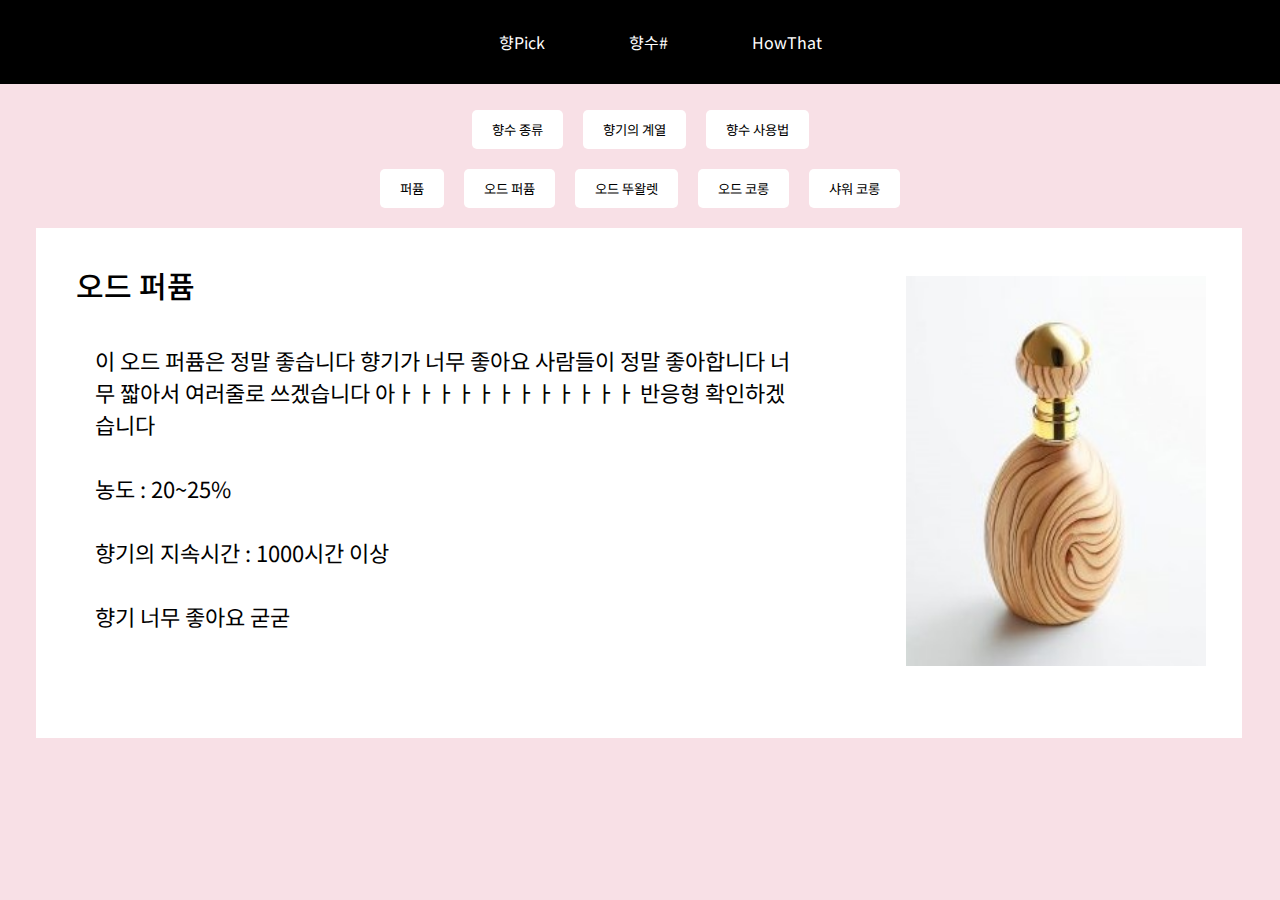
<file: file/button1.html>
<!DOCTYPE html>
<html>

<head>
  <title>오드 퍼퓸</title>
  <link rel="stylesheet" href="CSS/footer.css" />
  <link rel="stylesheet" href="CSS/header.css" />
  <link rel="stylesheet" href="CSS/main.css" />
  <link rel="preconnect" href="https://fonts.googleapis.com">
  <link rel="preconnect" href="https://fonts.gstatic.com" crossorigin>
  <link
    href="https://fonts.googleapis.com/css2?family=Hahmlet:wght@200;400;700&family=Noto+Sans+KR:wght@300;400;500&display=swap"
    rel="stylesheet">

  <style>
    * {
      position: relative;
      font-family: 'Hahmlet', serif;
      font-family: 'Noto Sans KR', sans-serif;
    }

    .rectangle {
      position: relative;
      display: flex;
    }
  </style>

  <script>
    // 첫번째 줄 버튼 기능
    function showButtons(buttonNumber) {
      var firstRow = document.getElementById("first-row");
      var secondRow = document.getElementById("second-row");
      var thirdRow = document.getElementById("third-row");

      if (buttonNumber === 1) {
        firstRow.classList.remove("hidden");
        secondRow.classList.add("hidden");
        thirdRow.classList.add("hidden");
      } else if (buttonNumber === 2) {
        firstRow.classList.add("hidden");
        secondRow.classList.remove("hidden");
        thirdRow.classList.add("hidden");
      } else if (buttonNumber === 3) {
        firstRow.classList.add("hidden");
        secondRow.classList.add("hidden");
        thirdRow.classList.remove("hidden");
      }
    }
  </script>

</head>

<body bgcolor="#F8E0E6">
  <header>
    <button onclick="showSection(1)" style="color: white">향Pick</button>
    <button onclick="showSection(2)" style="color: white">향수#</button>
    <button onclick="showSection(3)" style="color: white">HowThat</button>
  </header>

  <div class="button-container">
    <button class="button" onclick="showButtons(1)">향수 종류</button>
    <button class="button" onclick="showButtons(2)">향기의 계열</button>
    <button class="button" onclick="showButtons(3)">향수 사용법</button>
  </div>

  <div id="first-row">
    <div class="firstB">
      <button class="button" onclick="location.href='perfume.html'">퍼퓸</button>
      <button class="button">오드 퍼퓸</button>
      <button class="button" onclick="location.href='button2.html'">오드 뚜왈렛</button>
      <button class="button" onclick="location.href='button3.html'">오드 코롱</button>
      <button class="button" onclick="location.href='button4.html'">샤워 코롱</button>
    </div>
  </div>

  <div id="second-row" class="hidden">
    <div class="firstB">
      <button class="button" onclick="location.href='button5.html'">플로럴 향</button>
      <button class="button" onclick="location.href='button6.html'">머스크 향</button>
      <button class="button" onclick="location.href='button7.html'">우디향</button>
    </div>
  </div>

  <div id="third-row" class="hidden">
    <div class="firstB">
      <button class="button" onclick="location.href='button8.html'">뿌리는 위치</button>
    </div>
  </div>

  <div class="container">
    <div class="rectangle">
    <div class="text">
      <h2>오드 퍼퓸</h2>
      <h5>이 오드 퍼퓸은 정말 좋습니다 향기가 너무 좋아요
        사람들이 정말 좋아합니다 너무 짧아서 여러줄로 쓰겠습니다
        아ㅏㅏㅏㅏㅏㅏㅏㅏㅏㅏㅏㅏ
        반응형 확인하겠습니다<br><br>
        농도 : 20~25%<br><br>
        향기의 지속시간 : 1000시간 이상<br><br>
        향기 너무 좋아요 굳굳<br><br>
      </h5>
    </div>
    <div class="images">
      <img src="image\perfume1.jpg">
    </div>

  </div>
  </div>

</body>
</html>
</file>
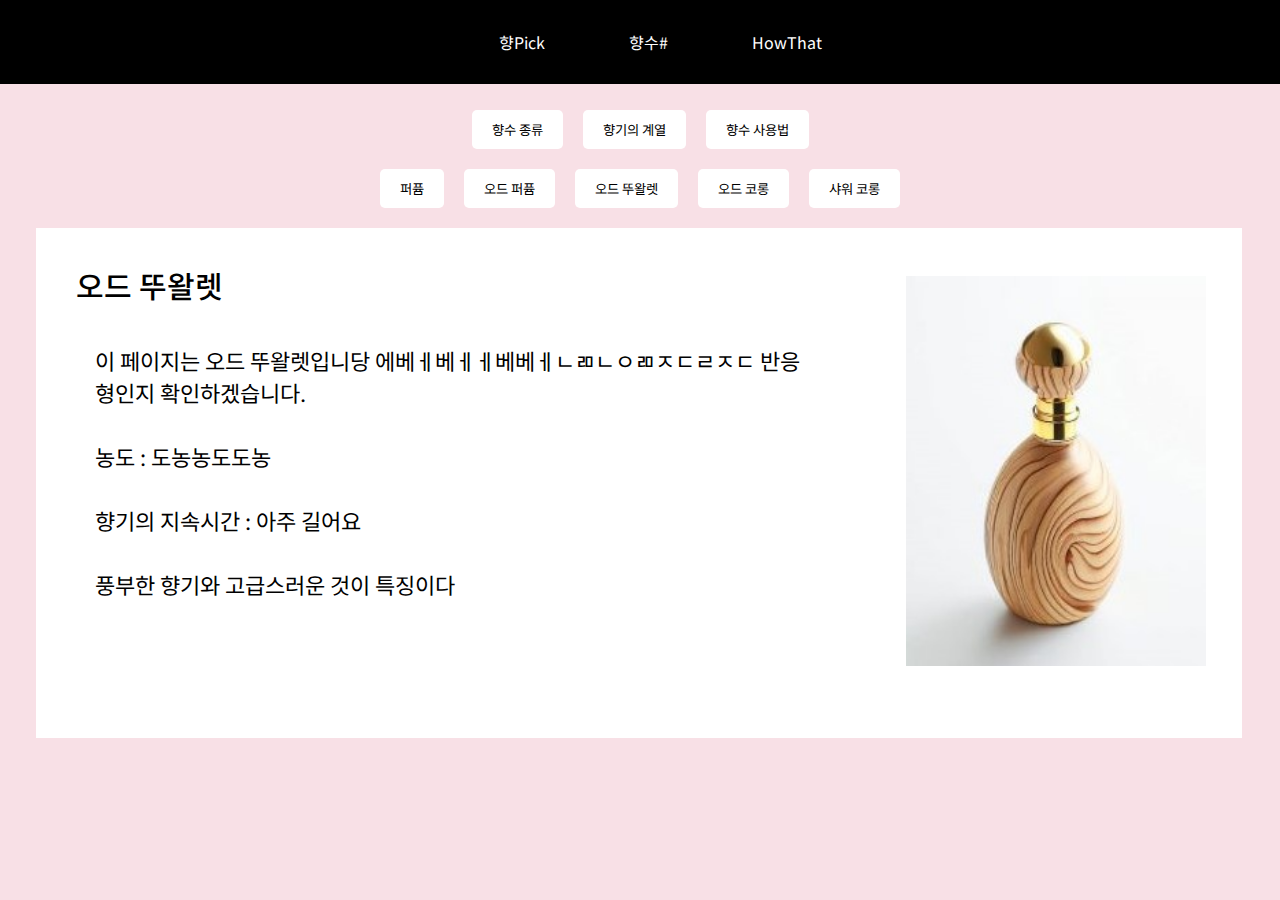
<file: file/button2.html>
<!DOCTYPE html>
<html>

<head>
  <title>오드 뚜왈렛</title>
  <link rel="stylesheet" href="CSS/footer.css" />
  <link rel="stylesheet" href="CSS/header.css" />
  <link rel="stylesheet" href="CSS/main.css" />
  <link rel="preconnect" href="https://fonts.googleapis.com">
  <link rel="preconnect" href="https://fonts.gstatic.com" crossorigin>
  <link
    href="https://fonts.googleapis.com/css2?family=Hahmlet:wght@200;400;700&family=Noto+Sans+KR:wght@300;400;500&display=swap"
    rel="stylesheet">

  <style>
    * {
      position: relative;
      font-family: 'Hahmlet', serif;
      font-family: 'Noto Sans KR', sans-serif;
    }

    .rectangle {
      position: relative;
      display: flex;
    }
  </style>

  <script>
    // 첫번째 줄 버튼 기능
    function showButtons(buttonNumber) {
      var firstRow = document.getElementById("first-row");
      var secondRow = document.getElementById("second-row");
      var thirdRow = document.getElementById("third-row");

      if (buttonNumber === 1) {
        firstRow.classList.remove("hidden");
        secondRow.classList.add("hidden");
        thirdRow.classList.add("hidden");
      } else if (buttonNumber === 2) {
        firstRow.classList.add("hidden");
        secondRow.classList.remove("hidden");
        thirdRow.classList.add("hidden");
      } else if (buttonNumber === 3) {
        firstRow.classList.add("hidden");
        secondRow.classList.add("hidden");
        thirdRow.classList.remove("hidden");
      }
    }
  </script>

</head>

<body bgcolor="#F8E0E6">
  <header>
    <button onclick="showSection(1)" style="color: white">향Pick</button>
    <button onclick="showSection(2)" style="color: white">향수#</button>
    <button onclick="showSection(3)" style="color: white">HowThat</button>
  </header>

  <div class="button-container">
    <button class="button" onclick="showButtons(1)">향수 종류</button>
    <button class="button" onclick="showButtons(2)">향기의 계열</button>
    <button class="button" onclick="showButtons(3)">향수 사용법</button>
  </div>

  <div id="first-row">
    <div class="firstB">
      <button class="button" onclick="location.href='perfume.html'">퍼퓸</button>
      <button class="button" onclick="location.href='button1.html'">오드 퍼퓸</button>
      <button class="button">오드 뚜왈렛</button>
      <button class="button" onclick="location.href='button3.html'">오드 코롱</button>
      <button class="button" onclick="location.href='button4.html'">샤워 코롱</button>
    </div>
  </div>

  <div id="second-row" class="hidden">
    <div class="firstB">
      <button class="button" onclick="location.href='button5.html'">플로럴 향</button>
      <button class="button" onclick="location.href='button6.html'">머스크 향</button>
      <button class="button" onclick="location.href='button7.html'">우디향</button>
    </div>
  </div>

  <div id="third-row" class="hidden">
    <div class="firstB">
      <button class="button" onclick="location.href='button8.html'">뿌리는 위치</button>
    </div>
  </div>

  <div class="container">
    <div class="rectangle">
    <div class="text">
      <h2>오드 뚜왈렛</h2>
        <h5>이 페이지는 오드 뚜왈렛입니당 에베ㅔ베ㅔㅔ베베ㅔㄴㄻㄴㅇㄻㅈㄷㄹㅈㄷ
          반응형인지 확인하겠습니다.<br><br>
          농도 : 도농농도도농<br><br>
          향기의 지속시간 : 아주 길어요<br><br>
          풍부한 향기와 고급스러운 것이 특징이다
        </h5>
    </div>
    <div class="images">
      <img src="image\perfume1.jpg">
    </div>

  </div>
  </div>

</body>
</html>
</file>
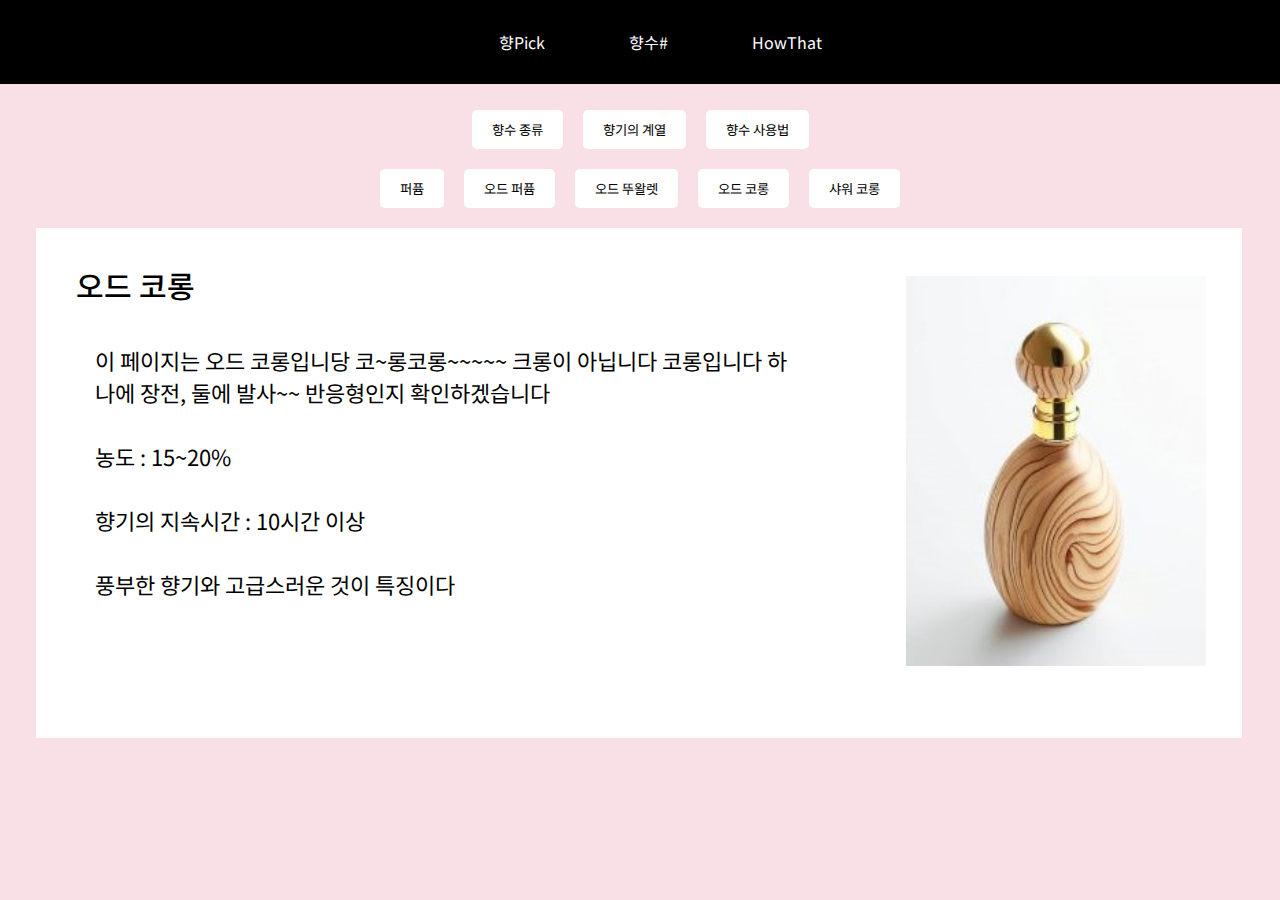
<file: file/button3.html>
<!DOCTYPE html>
<html>

<head>
  <title>오드 코롱</title>
  <link rel="stylesheet" href="CSS/footer.css" />
  <link rel="stylesheet" href="CSS/header.css" />
  <link rel="stylesheet" href="CSS/main.css" />
  <link rel="preconnect" href="https://fonts.googleapis.com">
  <link rel="preconnect" href="https://fonts.gstatic.com" crossorigin>
  <link
    href="https://fonts.googleapis.com/css2?family=Hahmlet:wght@200;400;700&family=Noto+Sans+KR:wght@300;400;500&display=swap"
    rel="stylesheet">

  <style>
    * {
      position: relative;
      font-family: 'Hahmlet', serif;
      font-family: 'Noto Sans KR', sans-serif;
    }

    .rectangle {
      position: relative;
      display: flex;
    }
  </style>

  <script>
    // 첫번째 줄 버튼 기능
    function showButtons(buttonNumber) {
      var firstRow = document.getElementById("first-row");
      var secondRow = document.getElementById("second-row");
      var thirdRow = document.getElementById("third-row");

      if (buttonNumber === 1) {
        firstRow.classList.remove("hidden");
        secondRow.classList.add("hidden");
        thirdRow.classList.add("hidden");
      } else if (buttonNumber === 2) {
        firstRow.classList.add("hidden");
        secondRow.classList.remove("hidden");
        thirdRow.classList.add("hidden");
      } else if (buttonNumber === 3) {
        firstRow.classList.add("hidden");
        secondRow.classList.add("hidden");
        thirdRow.classList.remove("hidden");
      }
    }
  </script>

</head>

<body bgcolor="#F8E0E6">
  <header>
    <button onclick="showSection(1)" style="color: white">향Pick</button>
    <button onclick="showSection(2)" style="color: white">향수#</button>
    <button onclick="showSection(3)" style="color: white">HowThat</button>
  </header>

  <div class="button-container">
    <button class="button" onclick="showButtons(1)">향수 종류</button>
    <button class="button" onclick="showButtons(2)">향기의 계열</button>
    <button class="button" onclick="showButtons(3)">향수 사용법</button>
  </div>

  <div id="first-row">
    <div class="firstB">
      <button class="button" onclick="location.href='perfume.html'">퍼퓸</button>
      <button class="button" onclick="location.href='button1.html'">오드 퍼퓸</button>
      <button class="button" onclick="location.href='button2.html'">오드 뚜왈렛</button>
      <button class="button">오드 코롱</button>
      <button class="button" onclick="location.href='button4.html'">샤워 코롱</button>
    </div>
  </div>

  <div id="second-row" class="hidden">
    <div class="firstB">
      <button class="button" onclick="location.href='button5.html'">플로럴 향</button>
      <button class="button" onclick="location.href='button6.html'">머스크 향</button>
      <button class="button" onclick="location.href='button7.html'">우디향</button>
    </div>
  </div>

  <div id="third-row" class="hidden">
    <div class="firstB">
      <button class="button" onclick="location.href='button8.html'">뿌리는 위치</button>
    </div>
  </div>

  <div class="container">
    <div class="rectangle">
    <div class="text">
      <h2>오드 코롱</h2>
        <h5>이 페이지는 오드 코롱입니당 코~롱코롱~~~~~ 크롱이 아닙니다 코롱입니다
          하나에 장전, 둘에 발사~~
          반응형인지 확인하겠습니다<br><br>
          농도 : 15~20%<br><br>
          향기의 지속시간 : 10시간 이상<br><br>
          풍부한 향기와 고급스러운 것이 특징이다
        </h5>
    </div>
    <div class="images">
      <img src="image\perfume1.jpg">
    </div>

  </div>
  </div>

</body>
</html>
</file>
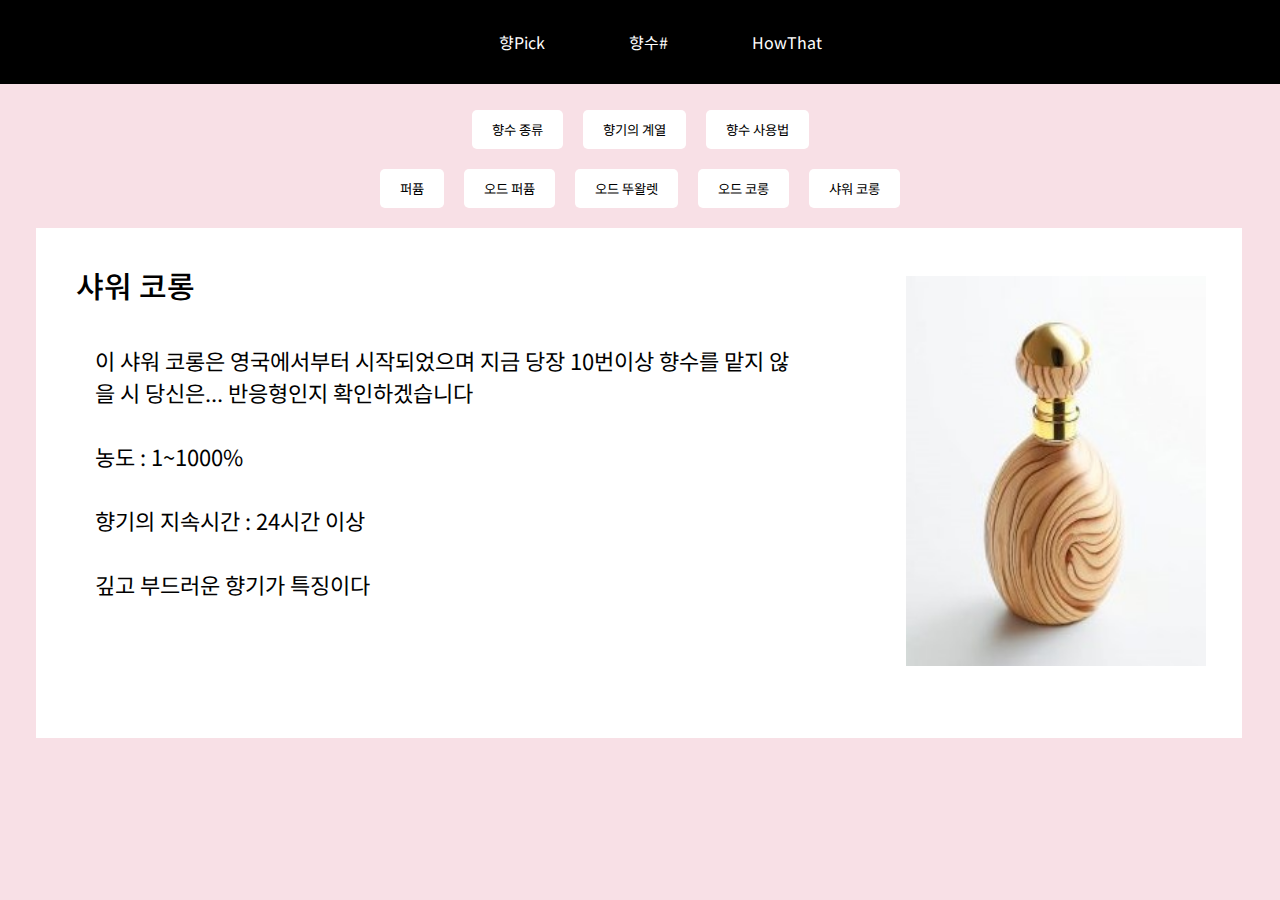
<file: file/button4.html>
<!DOCTYPE html>
<html>

<head>
  <title>샤워 코롱</title>
  <link rel="stylesheet" href="CSS/footer.css" />
  <link rel="stylesheet" href="CSS/header.css" />
  <link rel="stylesheet" href="CSS/main.css" />
  <link rel="preconnect" href="https://fonts.googleapis.com">
  <link rel="preconnect" href="https://fonts.gstatic.com" crossorigin>
  <link
    href="https://fonts.googleapis.com/css2?family=Hahmlet:wght@200;400;700&family=Noto+Sans+KR:wght@300;400;500&display=swap"
    rel="stylesheet">

  <style>
    * {
      position: relative;
      font-family: 'Hahmlet', serif;
      font-family: 'Noto Sans KR', sans-serif;
    }

    .rectangle {
      position: relative;
      display: flex;
    }
  </style>

  <script>
    // 첫번째 줄 버튼 기능
    function showButtons(buttonNumber) {
      var firstRow = document.getElementById("first-row");
      var secondRow = document.getElementById("second-row");
      var thirdRow = document.getElementById("third-row");

      if (buttonNumber === 1) {
        firstRow.classList.remove("hidden");
        secondRow.classList.add("hidden");
        thirdRow.classList.add("hidden");
      } else if (buttonNumber === 2) {
        firstRow.classList.add("hidden");
        secondRow.classList.remove("hidden");
        thirdRow.classList.add("hidden");
      } else if (buttonNumber === 3) {
        firstRow.classList.add("hidden");
        secondRow.classList.add("hidden");
        thirdRow.classList.remove("hidden");
      }
    }
  </script>

</head>

<body bgcolor="#F8E0E6">
  <header>
    <button onclick="showSection(1)" style="color: white">향Pick</button>
    <button onclick="showSection(2)" style="color: white">향수#</button>
    <button onclick="showSection(3)" style="color: white">HowThat</button>
  </header>

  <div class="button-container">
    <button class="button" onclick="showButtons(1)">향수 종류</button>
    <button class="button" onclick="showButtons(2)">향기의 계열</button>
    <button class="button" onclick="showButtons(3)">향수 사용법</button>
  </div>

  <div id="first-row">
    <div class="firstB">
      <button class="button" onclick="location.href='perfume.html'">퍼퓸</button>
      <button class="button" onclick="location.href='button1.html'">오드 퍼퓸</button>
      <button class="button" onclick="location.href='button2.html'">오드 뚜왈렛</button>
      <button class="button" onclick="location.href='button3.html'">오드 코롱</button>
      <button class="button">샤워 코롱</button>
    </div>
  </div>

  <div id="second-row" class="hidden">
    <div class="firstB">
      <button class="button" onclick="location.href='button5.html'">플로럴 향</button>
      <button class="button" onclick="location.href='button6.html'">머스크 향</button>
      <button class="button" onclick="location.href='button7.html'">우디향</button>
    </div>
  </div>

  <div id="third-row" class="hidden">
    <div class="firstB">
      <button class="button" onclick="location.href='button8.html'">뿌리는 위치</button>
    </div>
  </div>

  <div class="container">
    <div class="rectangle">
    <div class="text">
      <h2>샤워 코롱</h2>
        <h5>이 샤워 코롱은 영국에서부터 시작되었으며 지금 당장
          10번이상 향수를 맡지 않을 시 당신은...
          반응형인지 확인하겠습니다<br><br>
          농도 : 1~1000%<br><br>
          향기의 지속시간 : 24시간 이상<br><br>
          깊고 부드러운 향기가 특징이다
        </h5>
    </div>
    <div class="images">
      <img src="image\perfume1.jpg">
    </div>

  </div>
  </div>

</body>
</html>
</file>
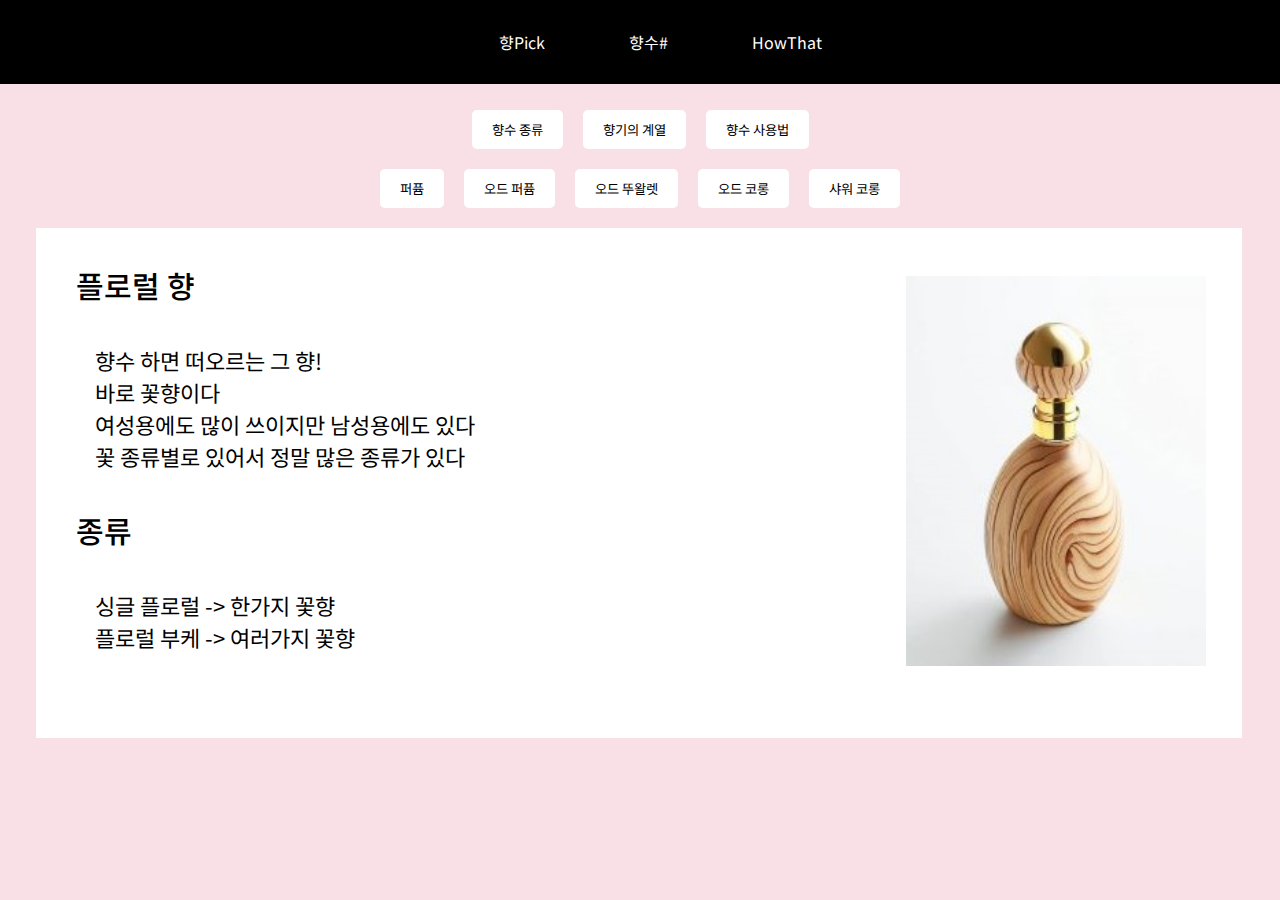
<file: file/button5.html>
<!DOCTYPE html>
<html>

<head>
  <title>플로럴 향</title>
  <link rel="stylesheet" href="CSS/footer.css" />
  <link rel="stylesheet" href="CSS/header.css" />
  <link rel="stylesheet" href="CSS/main.css" />
  <link rel="preconnect" href="https://fonts.googleapis.com">
  <link rel="preconnect" href="https://fonts.gstatic.com" crossorigin>
  <link
    href="https://fonts.googleapis.com/css2?family=Hahmlet:wght@200;400;700&family=Noto+Sans+KR:wght@300;400;500&display=swap"
    rel="stylesheet">

  <style>
    * {
      position: relative;
      font-family: 'Hahmlet', serif;
      font-family: 'Noto Sans KR', sans-serif;
    }

    .rectangle {
      position: relative;
      display: flex;
    }
  </style>

  <script>
    // 첫번째 줄 버튼 기능
    function showButtons(buttonNumber) {
      var firstRow = document.getElementById("first-row");
      var secondRow = document.getElementById("second-row");
      var thirdRow = document.getElementById("third-row");

      if (buttonNumber === 1) {
        firstRow.classList.remove("hidden");
        secondRow.classList.add("hidden");
        thirdRow.classList.add("hidden");
      } else if (buttonNumber === 2) {
        firstRow.classList.add("hidden");
        secondRow.classList.remove("hidden");
        thirdRow.classList.add("hidden");
      } else if (buttonNumber === 3) {
        firstRow.classList.add("hidden");
        secondRow.classList.add("hidden");
        thirdRow.classList.remove("hidden");
      }
    }
  </script>

</head>

<body bgcolor="#F8E0E6">
  <header>
    <button onclick="showSection(1)" style="color: white">향Pick</button>
    <button onclick="showSection(2)" style="color: white">향수#</button>
    <button onclick="showSection(3)" style="color: white">HowThat</button>
  </header>

  <div class="button-container">
    <button class="button" onclick="showButtons(1)">향수 종류</button>
    <button class="button" onclick="showButtons(2)">향기의 계열</button>
    <button class="button" onclick="showButtons(3)">향수 사용법</button>
  </div>

  <div id="first-row">
    <div class="firstB">
      <button class="button" onclick="location.href='perfume.html'">퍼퓸</button>
      <button class="button" onclick="location.href='button1.html'">오드 퍼퓸</button>
      <button class="button" onclick="location.href='button2.html'">오드 뚜왈렛</button>
      <button class="button" onclick="location.href='button3.html'">오드 코롱</button>
      <button class="button" onclick="location.href='button4.html'">샤워 코롱</button>
    </div>
  </div>

  <div id="second-row" class="hidden">
    <div class="firstB">
      <button class="button">플로럴 향</button>
      <button class="button" onclick="location.href='button6.html'">머스크 향</button>
      <button class="button" onclick="location.href='button7.html'">우디향</button>
    </div>
  </div>

  <div id="third-row" class="hidden">
    <div class="firstB">
      <button class="button" onclick="location.href='button8.html'">뿌리는 위치</button>
    </div>
  </div>

  <div class="container">
    <div class="rectangle">
    <div class="text">
      <h2>플로럴 향</h2>
        <h5>향수 하면 떠오르는 그 향!<br>
          바로 꽃향이다<br>
          여성용에도 많이 쓰이지만 남성용에도 있다<br>
          꽃 종류별로 있어서 정말 많은 종류가 있다
        </h5>
      <h2>종류</h2>
      <h5>싱글 플로럴 -> 한가지 꽃향<br>
        플로럴 부케 -> 여러가지 꽃향
      </h5>
    </div>
    <div class="images">
      <img src="image\perfume1.jpg">
    </div>

  </div>
  </div>

</body>
</html>
</file>
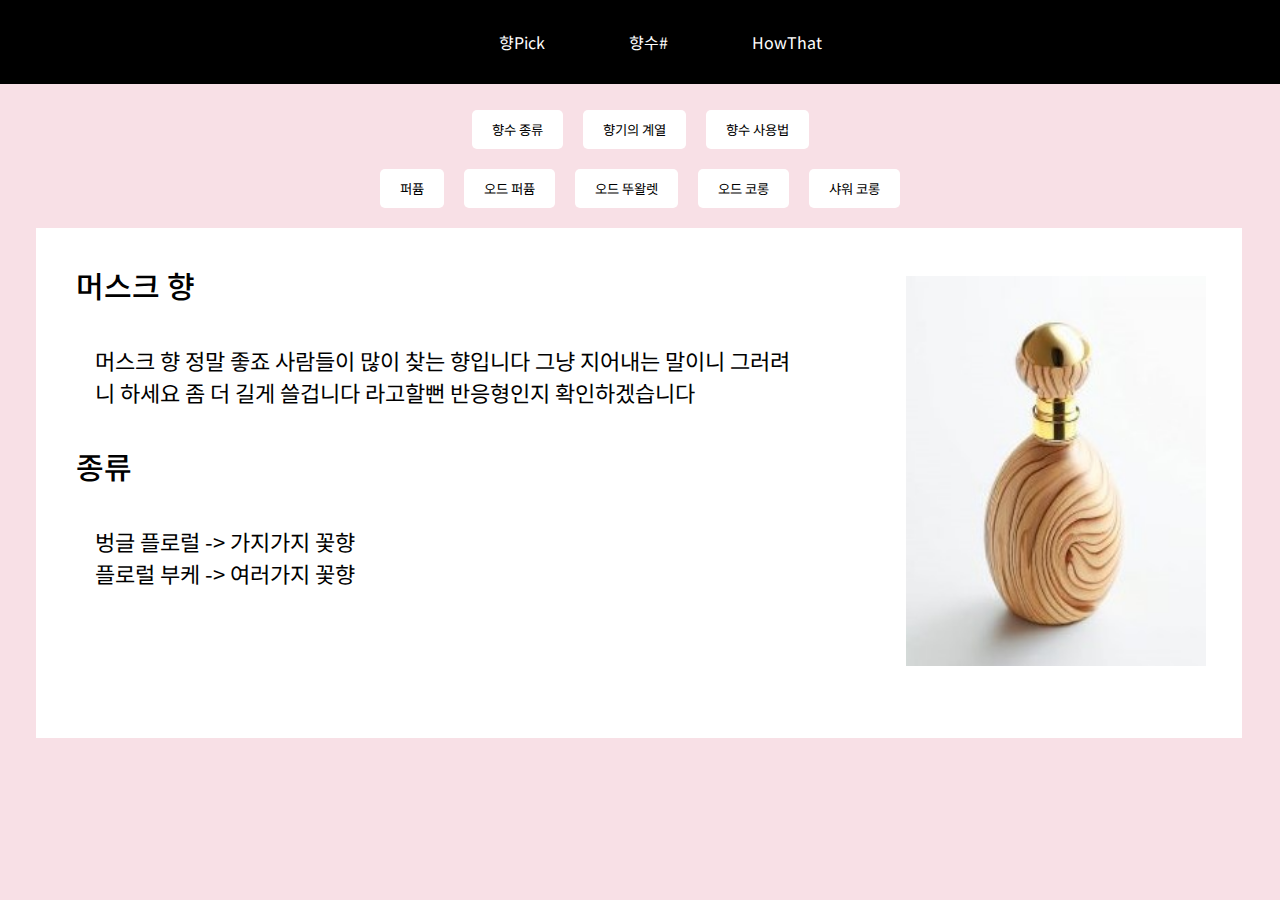
<file: file/button6.html>
<!DOCTYPE html>
<html>

<head>
  <title>머스크 향</title>
  <link rel="stylesheet" href="CSS/footer.css" />
  <link rel="stylesheet" href="CSS/header.css" />
  <link rel="stylesheet" href="CSS/main.css" />
  <link rel="preconnect" href="https://fonts.googleapis.com">
  <link rel="preconnect" href="https://fonts.gstatic.com" crossorigin>
  <link
    href="https://fonts.googleapis.com/css2?family=Hahmlet:wght@200;400;700&family=Noto+Sans+KR:wght@300;400;500&display=swap"
    rel="stylesheet">

  <style>
    * {
      position: relative;
      font-family: 'Hahmlet', serif;
      font-family: 'Noto Sans KR', sans-serif;
    }

    .rectangle {
      position: relative;
      display: flex;
    }
  </style>

  <script>
    // 첫번째 줄 버튼 기능
    function showButtons(buttonNumber) {
      var firstRow = document.getElementById("first-row");
      var secondRow = document.getElementById("second-row");
      var thirdRow = document.getElementById("third-row");

      if (buttonNumber === 1) {
        firstRow.classList.remove("hidden");
        secondRow.classList.add("hidden");
        thirdRow.classList.add("hidden");
      } else if (buttonNumber === 2) {
        firstRow.classList.add("hidden");
        secondRow.classList.remove("hidden");
        thirdRow.classList.add("hidden");
      } else if (buttonNumber === 3) {
        firstRow.classList.add("hidden");
        secondRow.classList.add("hidden");
        thirdRow.classList.remove("hidden");
      }
    }
  </script>

</head>

<body bgcolor="#F8E0E6">
  <header>
    <button onclick="showSection(1)" style="color: white">향Pick</button>
    <button onclick="showSection(2)" style="color: white">향수#</button>
    <button onclick="showSection(3)" style="color: white">HowThat</button>
  </header>

  <div class="button-container">
    <button class="button" onclick="showButtons(1)">향수 종류</button>
    <button class="button" onclick="showButtons(2)">향기의 계열</button>
    <button class="button" onclick="showButtons(3)">향수 사용법</button>
  </div>

  <div id="first-row">
    <div class="firstB">
      <button class="button" onclick="location.href='perfume.html'">퍼퓸</button>
      <button class="button" onclick="location.href='button1.html'">오드 퍼퓸</button>
      <button class="button" onclick="location.href='button2.html'">오드 뚜왈렛</button>
      <button class="button" onclick="location.href='button3.html'">오드 코롱</button>
      <button class="button" onclick="location.href='button4.html'">샤워 코롱</button>
    </div>
  </div>

  <div id="second-row" class="hidden">
    <div class="firstB">
      <button class="button" onclick="location.href='button5.html'">플로럴 향</button>
      <button class="button">머스크 향</button>
      <button class="button" onclick="location.href='button7.html'">우디향</button>
    </div>
  </div>

  <div id="third-row" class="hidden">
    <div class="firstB">
      <button class="button" onclick="location.href='button8.html'">뿌리는 위치</button>
    </div>
  </div>

  <div class="container">
    <div class="rectangle">
    <div class="text">
      <h2>머스크 향</h2>
        <h5>머스크 향 정말 좋죠  사람들이 많이 찾는 향입니다
          그냥 지어내는 말이니 그러려니 하세요 좀 더 길게 쓸겁니다
          라고할뻔 반응형인지 확인하겠습니다<br></h5>
        <h2>종류</h2>
        <h5>벙글 플로럴 -> 가지가지 꽃향<br>
        플로럴 부케 -> 여러가지 꽃향</h5>
    </div>
    <div class="images">
      <img src="image\perfume1.jpg">
    </div>

  </div>
  </div>

</body>
</html>
</file>
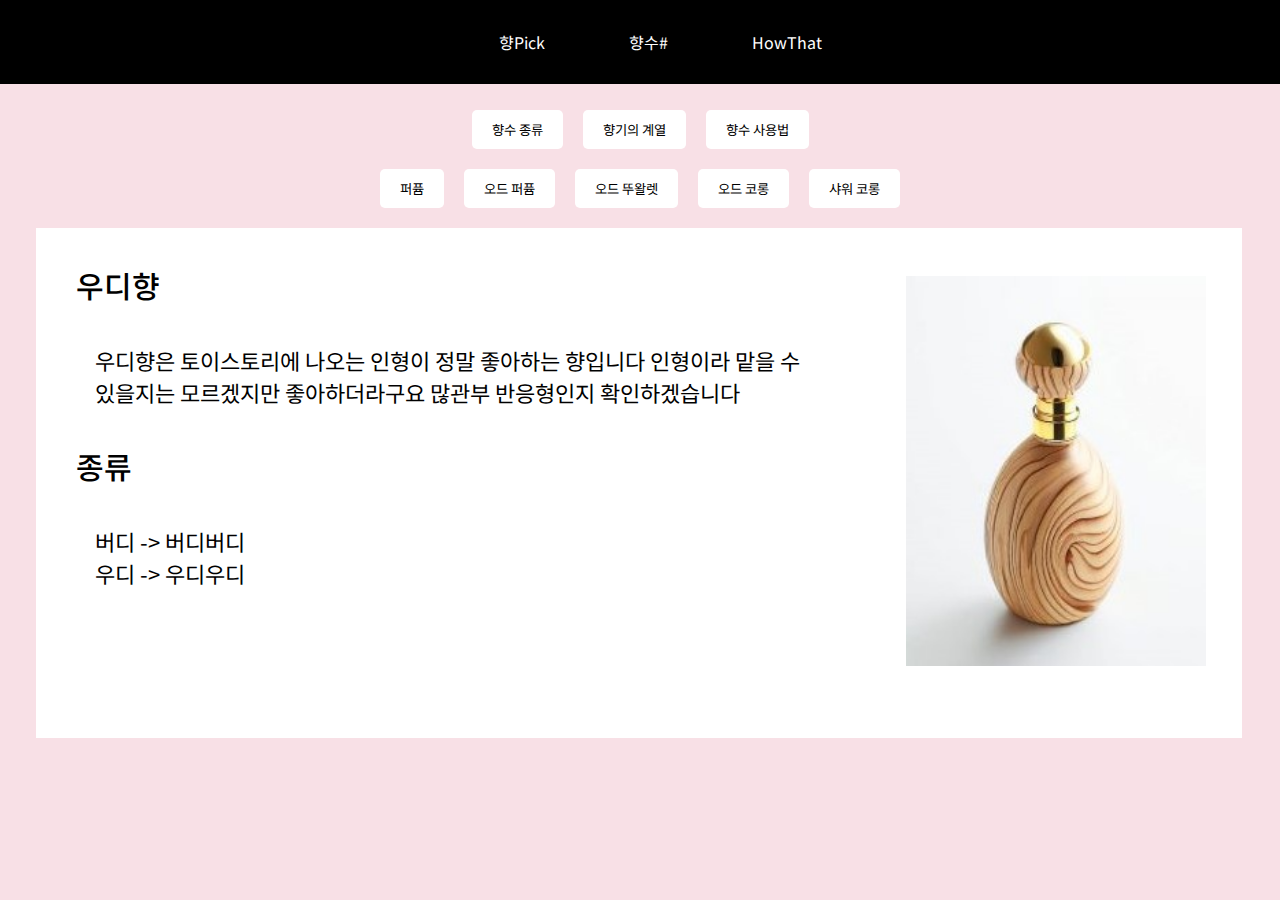
<file: file/button7.html>
<!DOCTYPE html>
<html>

<head>
  <title>우디향</title>
  <link rel="stylesheet" href="CSS/footer.css" />
  <link rel="stylesheet" href="CSS/header.css" />
  <link rel="stylesheet" href="CSS/main.css" />
  <link rel="preconnect" href="https://fonts.googleapis.com">
  <link rel="preconnect" href="https://fonts.gstatic.com" crossorigin>
  <link
    href="https://fonts.googleapis.com/css2?family=Hahmlet:wght@200;400;700&family=Noto+Sans+KR:wght@300;400;500&display=swap"
    rel="stylesheet">

  <style>
    * {
      position: relative;
      font-family: 'Hahmlet', serif;
      font-family: 'Noto Sans KR', sans-serif;
    }

    .rectangle {
      position: relative;
      display: flex;
    }
  </style>

  <script>
    // 첫번째 줄 버튼 기능
    function showButtons(buttonNumber) {
      var firstRow = document.getElementById("first-row");
      var secondRow = document.getElementById("second-row");
      var thirdRow = document.getElementById("third-row");

      if (buttonNumber === 1) {
        firstRow.classList.remove("hidden");
        secondRow.classList.add("hidden");
        thirdRow.classList.add("hidden");
      } else if (buttonNumber === 2) {
        firstRow.classList.add("hidden");
        secondRow.classList.remove("hidden");
        thirdRow.classList.add("hidden");
      } else if (buttonNumber === 3) {
        firstRow.classList.add("hidden");
        secondRow.classList.add("hidden");
        thirdRow.classList.remove("hidden");
      }
    }
  </script>

</head>

<body bgcolor="#F8E0E6">
  <header>
    <button onclick="showSection(1)" style="color: white">향Pick</button>
    <button onclick="showSection(2)" style="color: white">향수#</button>
    <button onclick="showSection(3)" style="color: white">HowThat</button>
  </header>

  <div class="button-container">
    <button class="button" onclick="showButtons(1)">향수 종류</button>
    <button class="button" onclick="showButtons(2)">향기의 계열</button>
    <button class="button" onclick="showButtons(3)">향수 사용법</button>
  </div>

  <div id="first-row">
    <div class="firstB">
      <button class="button" onclick="location.href='perfume.html'">퍼퓸</button>
      <button class="button" onclick="location.href='button1.html'">오드 퍼퓸</button>
      <button class="button" onclick="location.href='button2.html'">오드 뚜왈렛</button>
      <button class="button" onclick="location.href='button3.html'">오드 코롱</button>
      <button class="button" onclick="location.href='button4.html'">샤워 코롱</button>
    </div>
  </div>

  <div id="second-row" class="hidden">
    <div class="firstB">
      <button class="button" onclick="location.href='button5.html'">플로럴 향</button>
      <button class="button" onclick="location.href='button6.html'">머스크 향</button>
      <button class="button">우디향</button>
    </div>
  </div>

  <div id="third-row" class="hidden">
    <div class="firstB">
      <button class="button" onclick="location.href='button8.html'">뿌리는 위치</button>
    </div>
  </div>

  <div class="container">
    <div class="rectangle">
    <div class="text">
      <h2>우디향</h2>
        <h5>우디향은 토이스토리에 나오는 인형이 정말 좋아하는 향입니다
          인형이라 맡을 수 있을지는 모르겠지만 좋아하더라구요 많관부
          반응형인지 확인하겠습니다<br></h5>
        <h2>종류</h2>
        <h5>버디 -> 버디버디<br>
        우디 -> 우디우디</h5>
    </div>
    <div class="images">
      <img src="image\perfume1.jpg">
    </div>

  </div>
  </div>

</body>
</html>
</file>
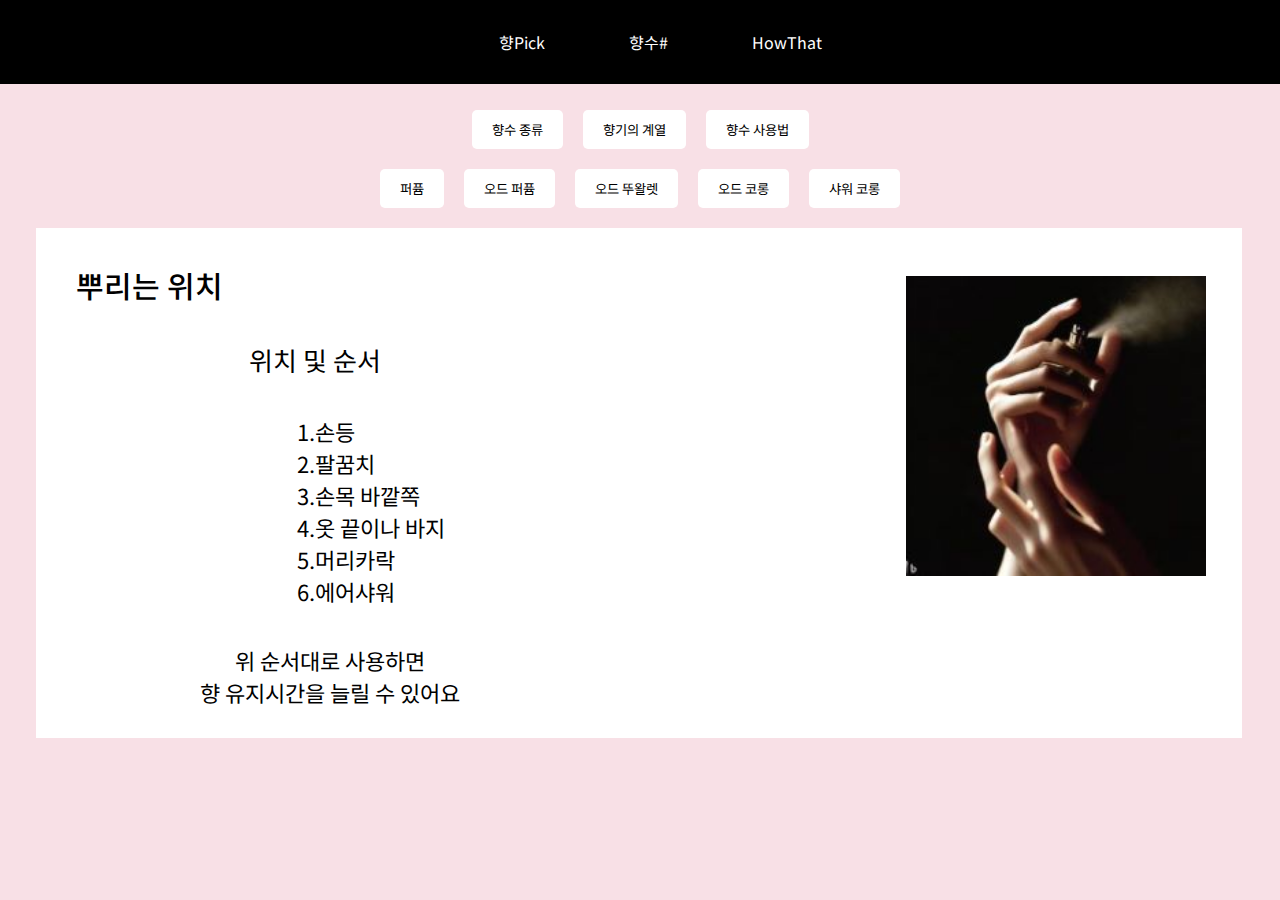
<file: file/button8.html>
<!DOCTYPE html>
<html>

<head>
  <title>뿌리는 위치</title>
  <link rel="stylesheet" href="CSS/footer.css" />
  <link rel="stylesheet" href="CSS/header.css" />
  <link rel="stylesheet" href="CSS/main.css" />
  <link rel="preconnect" href="https://fonts.googleapis.com">
  <link rel="preconnect" href="https://fonts.gstatic.com" crossorigin>
  <link
    href="https://fonts.googleapis.com/css2?family=Hahmlet:wght@200;400;700&family=Noto+Sans+KR:wght@300;400;500&display=swap"
    rel="stylesheet">

  <style>
    * {
      position: relative;
      font-family: 'Hahmlet', serif;
      font-family: 'Noto Sans KR', sans-serif;
    }

    .rectangle {
      position: relative;
      display: flex;
    }
  </style>

  <script>
    // 첫번째 줄 버튼 기능
    function showButtons(buttonNumber) {
      var firstRow = document.getElementById("first-row");
      var secondRow = document.getElementById("second-row");
      var thirdRow = document.getElementById("third-row");

      if (buttonNumber === 1) {
        firstRow.classList.remove("hidden");
        secondRow.classList.add("hidden");
        thirdRow.classList.add("hidden");
      } else if (buttonNumber === 2) {
        firstRow.classList.add("hidden");
        secondRow.classList.remove("hidden");
        thirdRow.classList.add("hidden");
      } else if (buttonNumber === 3) {
        firstRow.classList.add("hidden");
        secondRow.classList.add("hidden");
        thirdRow.classList.remove("hidden");
      }
    }
  </script>

</head>

<body bgcolor="#F8E0E6">
  <header>
    <button onclick="showSection(1)" style="color: white">향Pick</button>
    <button onclick="showSection(2)" style="color: white">향수#</button>
    <button onclick="showSection(3)" style="color: white">HowThat</button>
  </header>

  <div class="button-container">
    <button class="button" onclick="showButtons(1)">향수 종류</button>
    <button class="button" onclick="showButtons(2)">향기의 계열</button>
    <button class="button" onclick="showButtons(3)">향수 사용법</button>
  </div>

  <div id="first-row">
    <div class="firstB">
      <button class="button" onclick="location.href='perfume.html'">퍼퓸</button>
      <button class="button" onclick="location.href='button1.html'">오드 퍼퓸</button>
      <button class="button" onclick="location.href='button2.html'">오드 뚜왈렛</button>
      <button class="button" onclick="location.href='button3.html'">오드 코롱</button>
      <button class="button" onclick="location.href='button4.html'">샤워 코롱</button>
    </div>
  </div>

  <div id="second-row" class="hidden">
    <div class="firstB">
      <button class="button" onclick="location.href='button5.html'">플로럴 향</button>
      <button class="button" onclick="location.href='button6.html'">머스크 향</button>
      <button class="button" onclick="location.href='button7.html'">우디향</button>
    </div>
  </div>

  <div id="third-row" class="hidden">
    <div class="firstB">
      <button class="button">뿌리는 위치</button>
    </div>
  </div>

  <div class="container">
    <div class="rectangle">
    <div class="text">
      <h2>뿌리는 위치<br></h2>
      <h4 class="blank2">위치 및 순서</h4>
        <h5 class="blank1">
          1.손등<br>2.팔꿈치<br>3.손목 바깥쪽<br>4.옷 끝이나 바지<br>5.머리카락<br>6.에어샤워
        </h5>
        <h5 class="blank3"><center>위 순서대로 사용하면<br>향 유지시간을 늘릴 수 있어요
        </center></h5>
    </div>
    <div class="images">
      <img src="image\hand1.jpg">
    </div>

  </div>
  </div>

</body>
</html>
</file>
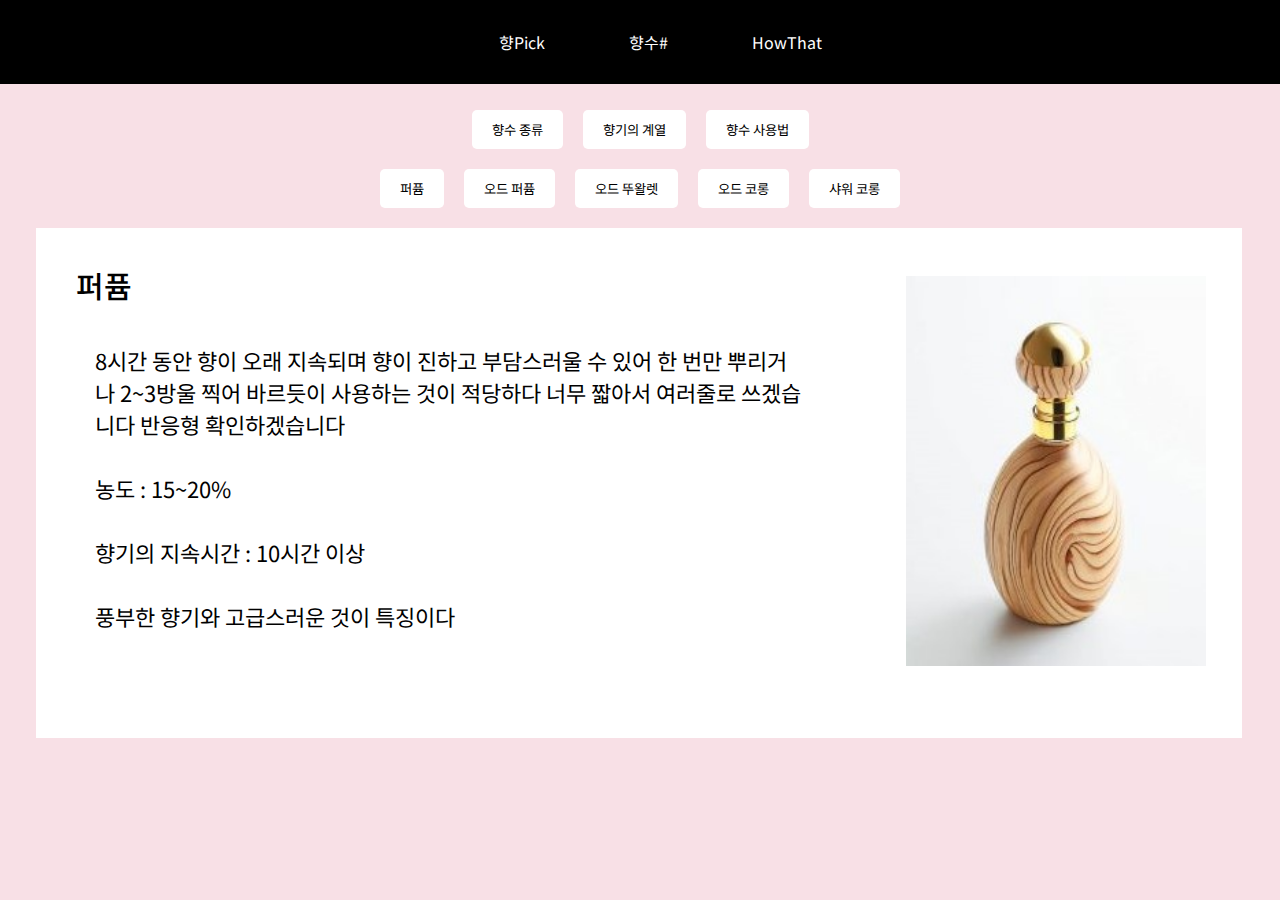
<file: file/perfume.html>
<!DOCTYPE html>
<html>

<head>
  <title>퍼퓸</title>
  <link rel="stylesheet" href="CSS/footer.css" />
  <link rel="stylesheet" href="CSS/header.css" />
  <link rel="stylesheet" href="CSS/main.css" />
  <link rel="preconnect" href="https://fonts.googleapis.com">
  <link rel="preconnect" href="https://fonts.gstatic.com" crossorigin>
  <link
    href="https://fonts.googleapis.com/css2?family=Hahmlet:wght@200;400;700&family=Noto+Sans+KR:wght@300;400;500&display=swap"
    rel="stylesheet">

  <style>
    * {
      position: relative;
      font-family: 'Hahmlet', serif;
      font-family: 'Noto Sans KR', sans-serif;
    }

    .rectangle {
      position: relative;
      display: flex;
    }
  </style>

  <script>
    // 첫번째 줄 버튼 기능
    function showButtons(buttonNumber) {
      var firstRow = document.getElementById("first-row");
      var secondRow = document.getElementById("second-row");
      var thirdRow = document.getElementById("third-row");

      if (buttonNumber === 1) {
        firstRow.classList.remove("hidden");
        secondRow.classList.add("hidden");
        thirdRow.classList.add("hidden");
      } else if (buttonNumber === 2) {
        firstRow.classList.add("hidden");
        secondRow.classList.remove("hidden");
        thirdRow.classList.add("hidden");
      } else if (buttonNumber === 3) {
        firstRow.classList.add("hidden");
        secondRow.classList.add("hidden");
        thirdRow.classList.remove("hidden");
      }
    }
  </script>

</head>

<body bgcolor="#F8E0E6">
  <header>
    <button style="color: white">향Pick</button>
    <button onclick="location.href='perfume2.html'" style="color: white">향수#</button>
    <button style="color: white">HowThat</button>
  </header>

  <div class="button-container">
    <button class="button" onclick="showButtons(1)">향수 종류</button>
    <button class="button" onclick="showButtons(2)">향기의 계열</button>
    <button class="button" onclick="showButtons(3)">향수 사용법</button>
  </div>

  <div id="first-row">
    <div class="firstB">
      <button class="button">퍼퓸</button>
      <button class="button" onclick="location.href='button1.html'">오드 퍼퓸</button>
      <button class="button" onclick="location.href='button2.html'">오드 뚜왈렛</button>
      <button class="button" onclick="location.href='button3.html'">오드 코롱</button>
      <button class="button" onclick="location.href='button4.html'">샤워 코롱</button>
    </div>
  </div>

  <div id="second-row" class="hidden">
    <div class="firstB">
      <button class="button" onclick="location.href='button5.html'">플로럴 향</button>
      <button class="button" onclick="location.href='button6.html'">머스크 향</button>
      <button class="button" onclick="location.href='button7.html'">우디향</button>
    </div>
  </div>

  <div id="third-row" class="hidden">
    <div class="firstB">
      <button class="button" onclick="location.href='button8.html'">뿌리는 위치</button>
    </div>
  </div>

  <div class="container">
    <div class="rectangle">
    <div class="text">
      <h2>퍼퓸</h2>
      <h5>8시간 동안 향이 오래 지속되며 향이 진하고 부담스러울 수 있어 한 번만 뿌리거나
        2~3방울 찍어 바르듯이 사용하는 것이 적당하다 너무 짧아서 여러줄로 쓰겠습니다
        반응형 확인하겠습니다<br><br>
        농도 : 15~20%<br><br>
        향기의 지속시간 : 10시간 이상<br><br>
        풍부한 향기와 고급스러운 것이 특징이다<br><br>
      </h5>
    </div>
    <div class="images">
      <img src="image\perfume1.jpg">
    </div>

  </div>
  </div>

</body>
</html>
</file>
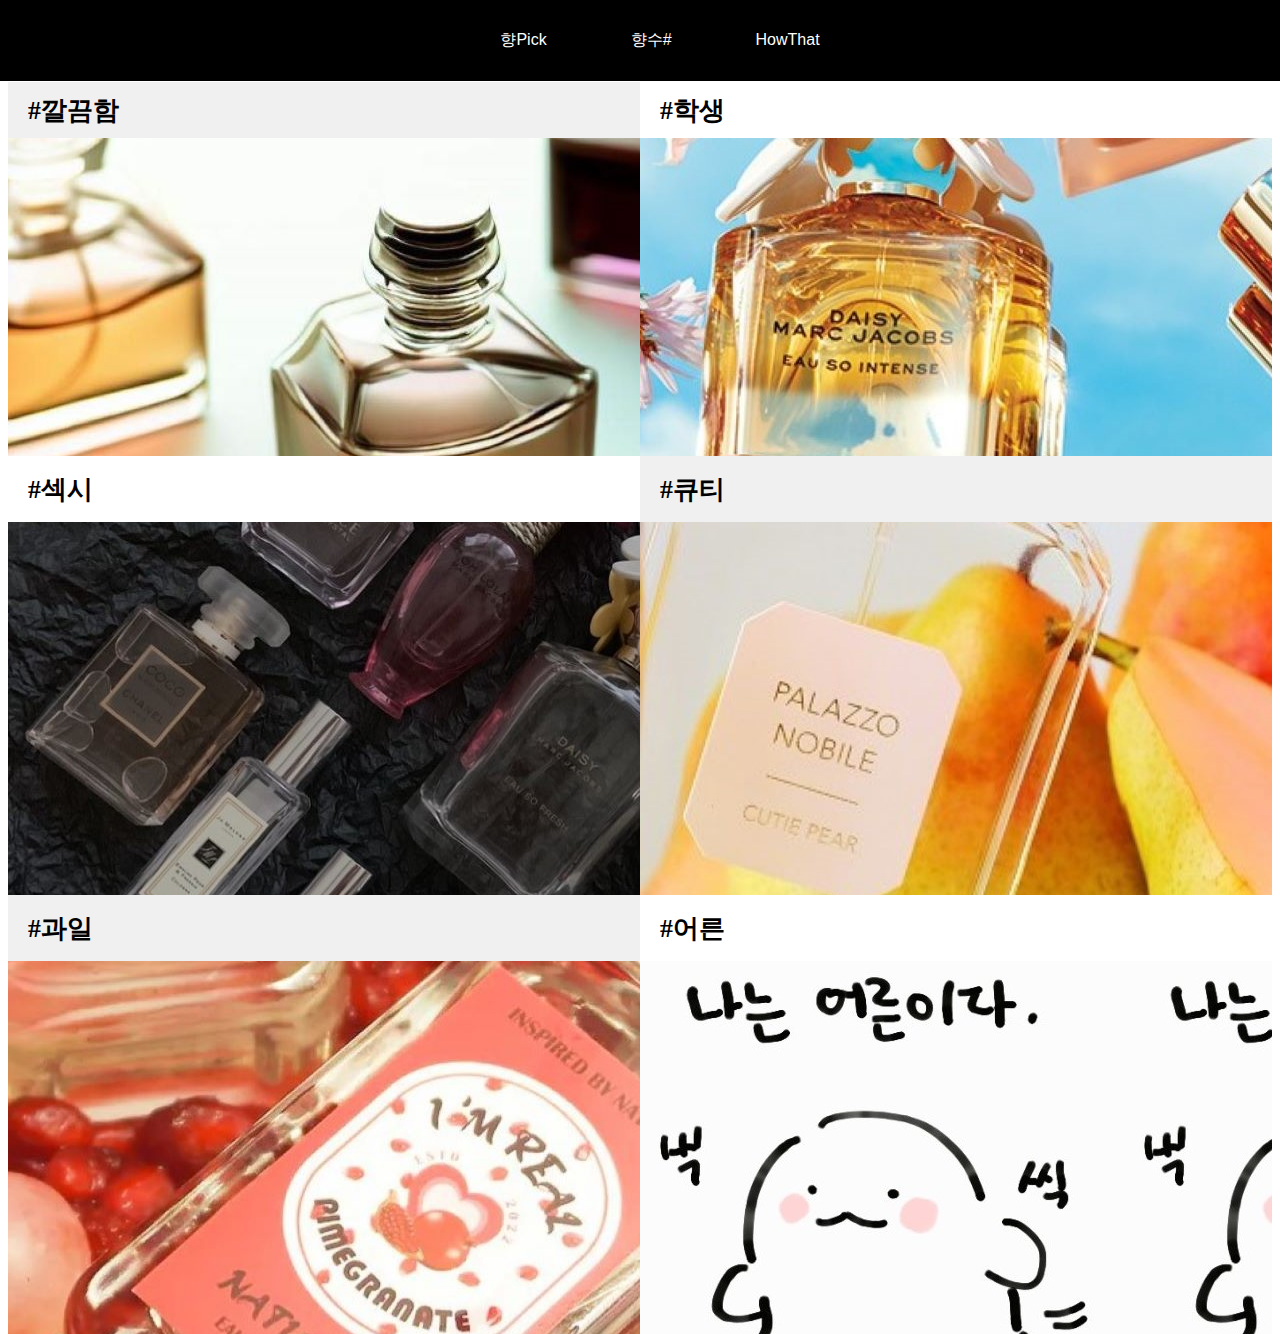
<file: file/perfume2.html>
<html>
<head>
 <title>향수#</title>
 <link rel="stylesheet" href="CSS/footer.css" />
 <link rel="stylesheet" href="CSS/header.css" />
 <link rel="stylesheet" href="CSS/main2.css" />
</head>
</head>
<body>
  <header>
    <button style="color: white">향Pick</button>
    <button onclick="location.href='perfume2.html'" style="color: white">향수#</button>
    <button style="color: white">HowThat</button>
  </header>

  <div class="rectangle">
    <div class="zone">
      <div class="line">
      <h3>#깔끔함</h3>
      </div>
        <div class="photo" style="background-image: url(./image/perfume2.jpg)"> 
        </div>
    </div>
    
    <div class="zone">
      <div class="line1">
        <h3>#학생</h3>
      </div>
        <div class="photo" style="background-image: url(./image/perfume6.jpg)">
        </div>
    </div>
    
    <div class="zone1">
      <div class="line1">
        <h3>#섹시</h3>
      </div>
        <div class="photo" style="background-image: url(./image/perfume3.jpg)">
        </div>
    </div>
    
    <div class="zone1">
      <div class="line">
        <h3>#큐티</h3>
      </div>
        <div class="photo" style="background-image: url(./image/perfume4.jpg)">
        </div>
    </div>

    <div class="zone1">
        <div class="line">
        <h3>#과일</h3>
        </div>
          <div class="photo" style="background-image: url(./image/perfume8.jpg)"> 
          </div>
      </div>
      
      <div class="zone1">
        <div class="line1">
          <h3>#어른</h3>
        </div>
          <div class="photo" style="background-image: url(./image/child.jpg)">
          </div>
      </div>

  </div>

</body>
</html>
</file>
<file: file/CSS/footer.css>
footer {
  text-align: center;
  padding: 20px;
  background-color: #f5f5f5;
  color: #fff;
}

footer p {
  margin: 0;
}
</file>
<file: file/CSS/header.css>
header {
  position: fixed;
  top: 0;
  left: 0;
  width: 100%;
  text-align: center;
  padding: 20px;
  background-color: #000000;
}

header button {
  margin: 0 20px;
  padding: 10px 20px;
  font-size: 16px;
  border: none;
  background-color: #000000;
  border-radius: 5px;
  cursor: pointer;
}
</file>
<file: file/CSS/main.css>
/* 첫번째 줄 버튼 */
.button-container {
  display: flex;
  justify-content: center;
  margin-top: 100px;
}
/* 두번째 줄 버튼 */
.firstB {
  display: flex;
  justify-content: center;
  text-align: center;
}

.container {
  background-color: rgba(255, 255, 255, 0); 
  width: 100%;
  height: 60%;
  right: 1px;
  position: fixed;
}

/* 흰색 사각형 */
.rectangle {
    background-color: white;
    width: 88%;
    height: 500px;
    margin: 10px auto;
    padding-right: 40px;
    padding-left: 40px;
    padding-top: 10px;
    overflow: auto;
}

/* 사각형 안 글씨 */
.rectangle > .text {
  width: 70%;
  float: left;
  margin-bottom: 2%;
}
.rectangle h2 {
  font-size: 30px;
  font-weight: 500;
}
.rectangle h4 {
  font-size: 26px;
  font-weight: 400;
}
.rectangle h5 {
  font-size: 22px;
  font-weight: 400;
}

/* 뿌리는 위치 여백 */
.rectangle > .text > .blank1 {
  width: 42%;
  margin-left: 28%;
}
.rectangle > .text > .blank2 {
  width: 45%;
  margin-left: 20%;
  text-align: center;
}
.rectangle > .text > .blank3 {
  width: 350px;
  margin-right: 20px;
}

/* 사각형 안 이미지 */
.rectangle > .images {
  margin-left: 0.1cm;
  margin-top: 3cm;
  margin-bottom: 1cm;
  float: right;
}

/* 화면 크기에 따라 h5 글씨, 이미지 크기 변경 */
@media (max-width: 740px) {
  .rectangle > .text > .blank1 {
    margin-left: 1.5cm;
    width: 200px;
  }
  .rectangle > .text > .blank2 {
    margin-left: 0cm;
    width: 200px;
  }
  .rectangle > .text > .blank3 {
    width: 300px;
    margin-left: 0.1cm;
  }
  .rectangle > .text {
    margin-right: -0.5cm;
  }
  .rectangle {
    overflow-y: scroll;
  }
  .rectangle > .images img{
    margin-left: 0.5cm;
    margin-top: -1cm;
    margin-right: -0.5cm;
  }
}
@media (min-width: 640px) {
  .rectangle > .images img {
    margin-top: -1cm;
  }
  .rectangle > .text > .blank3 {
    margin-left: 10%;
  }
  .rectangle > .text > .blank2 {
    width: 200px;
  }
}
@media (min-width: 980px) {
  .rectangle > .text > .blank2 {
    text-align: left;
    margin-left: 22%;
  }
  .rectangle > .images {
    width: 30%;
  }
}
@media (min-width: 801px) {
  .rectangle h5 {
    margin-left: 0.5cm;
    width: 90%;
  }
  .rectangle > .text {
    margin-right: -3cm;
  }
  .rectangle > .images img {
    width: 300px;
    margin-top: -2cm;
    margin-left: 4cm;
    margin-right: 0cm;
  }
}
@media (min-width: 900px) and (max-width: 1200px) {
  .rectangle > .images img {
    margin-left: 3cm;
  }
  .rectangle > .text {
    width: 68%;
  }
  
}



/* 버튼 */
.button {
  justify-content: center;
  padding: 10px 20px;
  background-color: white;
  color: black;
  text-decoration: none;
  border: none;
  border-radius: 5px;
  margin: 10px;
}

/* 숨기기 */
.hidden {
    justify-content: center;
    display: none;
    color: black;
    text-decoration: none;
}
</file>
<file: file/CSS/main2.css>
.rectangle {
  width: 100%;
  height: 92%;
}

.zone {
  background-color: aquamarine;
  width: 50%;
  height: 46%;
  margin-top: 74px;
  float:left;
}
.zone1 {
    width: 50%;
    height: 54%;
    float:left;
}

.line {
  background-color: rgb(240, 240, 240);
  width: 100%;
  height: 15%;
  display: flex;
  align-items: center;
  font-size: 22px;
}
.line1 {
  background-color: white;
  width: 100%;
  height: 15%;
  align-items: center;
  display: flex;
  align-items: center;
  font-size: 22px;
}
/* 여백 너비 조정 */
.line::before {
  content: "";
  display: inline-block;
  width: 20px;
}
.line1::before {
  content: "";
  display: inline-block;
  width: 20px;
}

.photo {
  background-color: papayawhip;
  width: 100%;
  height: 85%;
}

@media (max-width: 1000px) {
    .line h3 {
        font-size: 20px;
    }
    .line1 h3 {
        font-size: 20px;
    }
    .zone {
        height: 40%;
    }
    .zone1 {
        height: 40%;
    }
}
@media (max-width: 600px) {
    .zone {
        height: 35%;
    }
    .zone1 {
        height: 35%;
    }
}
</file>
